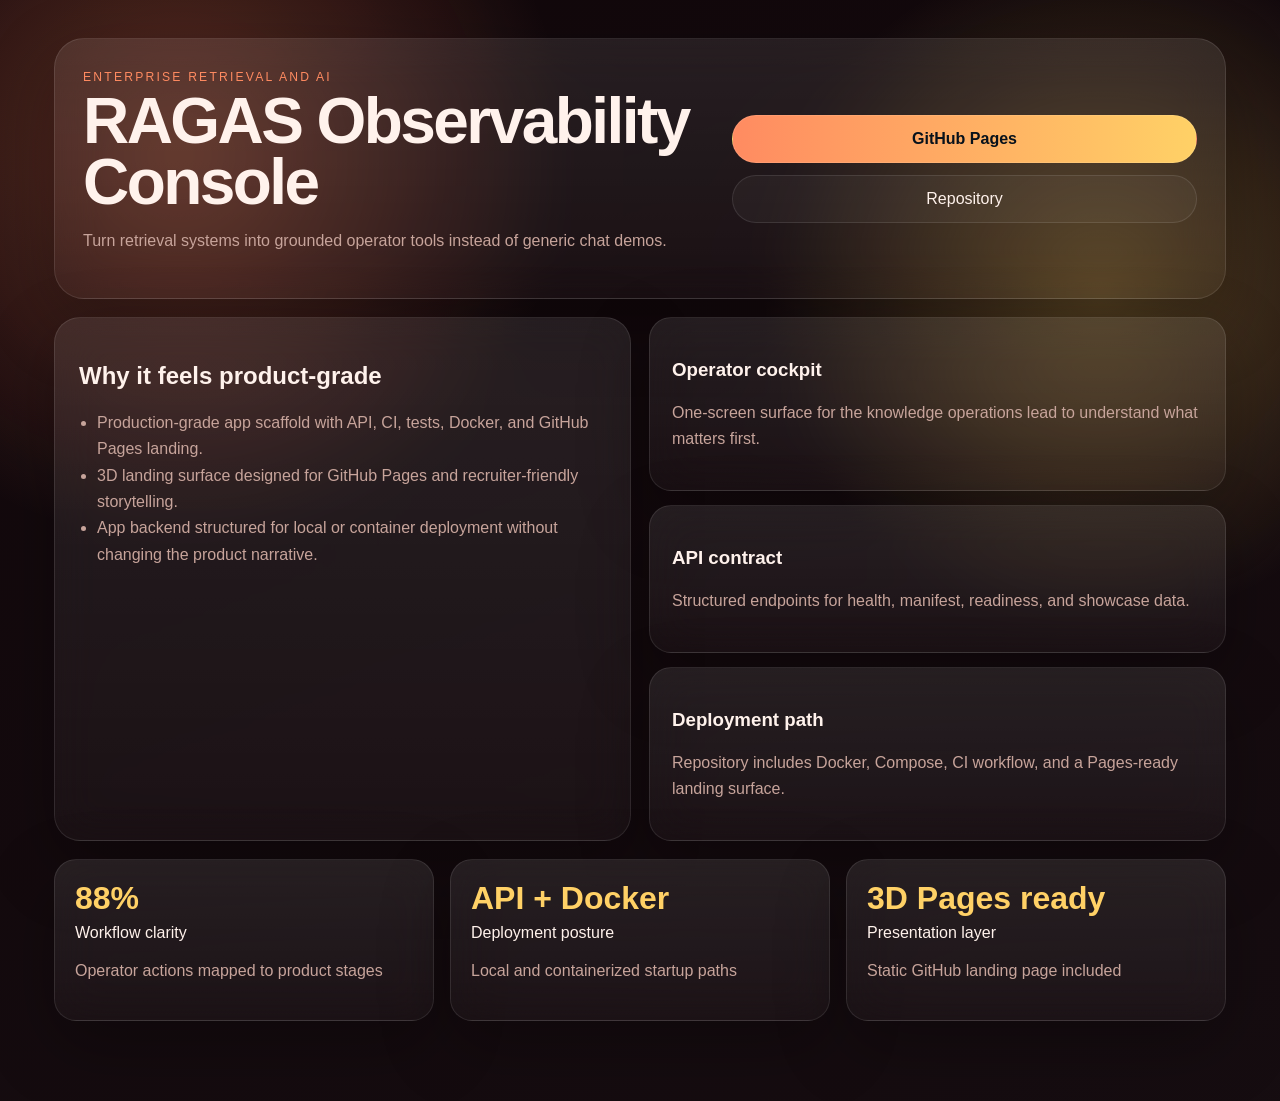
<file: docs/index.html>
<!DOCTYPE html>
<html lang="en">
<head>
  <meta charset="UTF-8" />
  <meta name="viewport" content="width=device-width, initial-scale=1.0" />
  <title>RAGAS Observability Console Landing</title>
  <link rel="stylesheet" href="landing.css" />
</head>
<body>
  <div class="scene" id="scene">
    <div class="backdrop"></div>
    <main class="deck">
      <section class="hero-card glass">
        <div>
          <span class="eyebrow">Enterprise retrieval and AI</span>
          <h1>RAGAS Observability Console</h1>
          <p>Turn retrieval systems into grounded operator tools instead of generic chat demos.</p>
        </div>
        <nav class="cta-stack">
          <a class="cta primary" href="https://r-behera.github.io/ragas-observability-console/">GitHub Pages</a>
          <a class="cta" href="https://github.com/R-behera/ragas-observability-console">Repository</a>
        </nav>
      </section>
      <section class="orbit-grid">
        <div class="glass panel large">
          <h2>Why it feels product-grade</h2>
          <ul><li>Production-grade app scaffold with API, CI, tests, Docker, and GitHub Pages landing.</li><li>3D landing surface designed for GitHub Pages and recruiter-friendly storytelling.</li><li>App backend structured for local or container deployment without changing the product narrative.</li></ul>
        </div>
        <div id="cards" class="card-stack"></div>
      </section>
      <section class="metrics-row" id="metrics"></section>
    </main>
  </div>
  <script>window.PROJECT_MANIFEST = {"slug": "ragas-observability-console", "title": "RAGAS Observability Console", "summary": "![Demo Screenshot](demo/screenshot.png)", "domain": "Enterprise retrieval and AI", "audience": "knowledge operations lead", "promise": "Turn retrieval systems into grounded operator tools instead of generic chat demos.", "hero": ["Production-grade app scaffold with API, CI, tests, Docker, and GitHub Pages landing.", "3D landing surface designed for GitHub Pages and recruiter-friendly storytelling.", "App backend structured for local or container deployment without changing the product narrative."], "kpis": [{"label": "Workflow clarity", "value": "88%", "note": "Operator actions mapped to product stages"}, {"label": "Deployment posture", "value": "API + Docker", "note": "Local and containerized startup paths"}, {"label": "Presentation layer", "value": "3D Pages ready", "note": "Static GitHub landing page included"}], "stages": ["ingest", "validate", "analyze", "decide", "monitor"], "cards": [{"title": "Operator cockpit", "body": "One-screen surface for the knowledge operations lead to understand what matters first."}, {"title": "API contract", "body": "Structured endpoints for health, manifest, readiness, and showcase data."}, {"title": "Deployment path", "body": "Repository includes Docker, Compose, CI workflow, and a Pages-ready landing surface."}], "scene": "glass-atlas", "theme": {"bg": "#10070a", "surface": "#1b1116", "ink": "#fff2ec", "muted": "#c7a49b", "accent": "#ff8b61", "accent2": "#ffd166"}, "pages_url": "https://r-behera.github.io/ragas-observability-console/", "api_examples": {"health": {"status": "ok", "project": "ragas-observability-console"}, "readiness": {"api": "ready", "landing_page": "docs/index.html", "container": "Dockerfile present"}, "signals": [{"name": "Decision coverage", "status": "strong", "detail": "App and landing narrative aligned"}, {"name": "Operator context", "status": "strong", "detail": "Primary user anchored as knowledge operations lead"}, {"name": "Delivery path", "status": "ready", "detail": "Pages + containerized app scaffold generated"}]}};</script>
  <script src="landing.js"></script>
</body>
</html>
</file>
<file: docs/landing.css>
:root{--bg:#10070a;--surface:#1b1116;--ink:#fff2ec;--muted:#c7a49b;--accent:#ff8b61;--accent2:#ffd166;--rx:0deg;--ry:0deg;}*{box-sizing:border-box}html,body{margin:0;min-height:100%;font-family:Inter,Segoe UI,sans-serif;background:var(--bg);color:var(--ink)}.scene{min-height:100vh;overflow:hidden;position:relative;transform-style:preserve-3d;perspective:1600px}.backdrop{position:absolute;inset:-10%;background:radial-gradient(circle at 20% 20%,color-mix(in srgb,var(--accent) 30%, transparent),transparent 24%),radial-gradient(circle at 80% 30%,color-mix(in srgb,var(--accent2) 28%, transparent),transparent 22%),linear-gradient(160deg,var(--bg),color-mix(in srgb,var(--surface) 78%, black));filter:saturate(1.15)}.deck{position:relative;z-index:2;max-width:1220px;margin:0 auto;padding:38px 24px 80px;transform:rotateX(var(--rx)) rotateY(var(--ry));transition:transform .12s ease-out}.glass{background:linear-gradient(180deg,rgba(255,255,255,.09),rgba(255,255,255,.03));border:1px solid rgba(255,255,255,.1);backdrop-filter:blur(22px);box-shadow:0 24px 70px rgba(0,0,0,.28)}.hero-card{display:grid;grid-template-columns:1.15fr .85fr;gap:20px;padding:28px;border-radius:30px;margin-bottom:18px}.eyebrow{letter-spacing:.18em;text-transform:uppercase;font-size:.76rem;color:var(--accent)}h1{font-size:clamp(2.4rem,5vw,4.8rem);line-height:.94;margin:.4rem 0 1rem;letter-spacing:-.04em}p,li{color:var(--muted);line-height:1.65}.cta-stack{display:flex;flex-direction:column;justify-content:center;gap:12px}.cta{display:inline-flex;justify-content:center;padding:14px 18px;border-radius:999px;text-decoration:none;color:var(--ink);border:1px solid rgba(255,255,255,.1);background:rgba(255,255,255,.04)}.primary{background:linear-gradient(90deg,var(--accent),var(--accent2));color:#07111b;font-weight:700}.orbit-grid{display:grid;grid-template-columns:1fr 1fr;gap:18px;margin-bottom:18px}.panel.large{padding:24px;border-radius:26px}.card-stack{display:grid;gap:14px}.flip{padding:22px;border-radius:22px;transform:translateZ(var(--z))}.metrics-row{display:grid;grid-template-columns:repeat(3,minmax(0,1fr));gap:16px}.metric{padding:20px;border-radius:22px}.metric strong{display:block;font-size:2rem;color:var(--accent2);margin-bottom:.4rem}ul{padding-left:18px;margin:14px 0 0}@media(max-width:980px){.hero-card,.orbit-grid,.metrics-row{grid-template-columns:1fr}.deck{padding:22px 16px 60px}}
</file>
